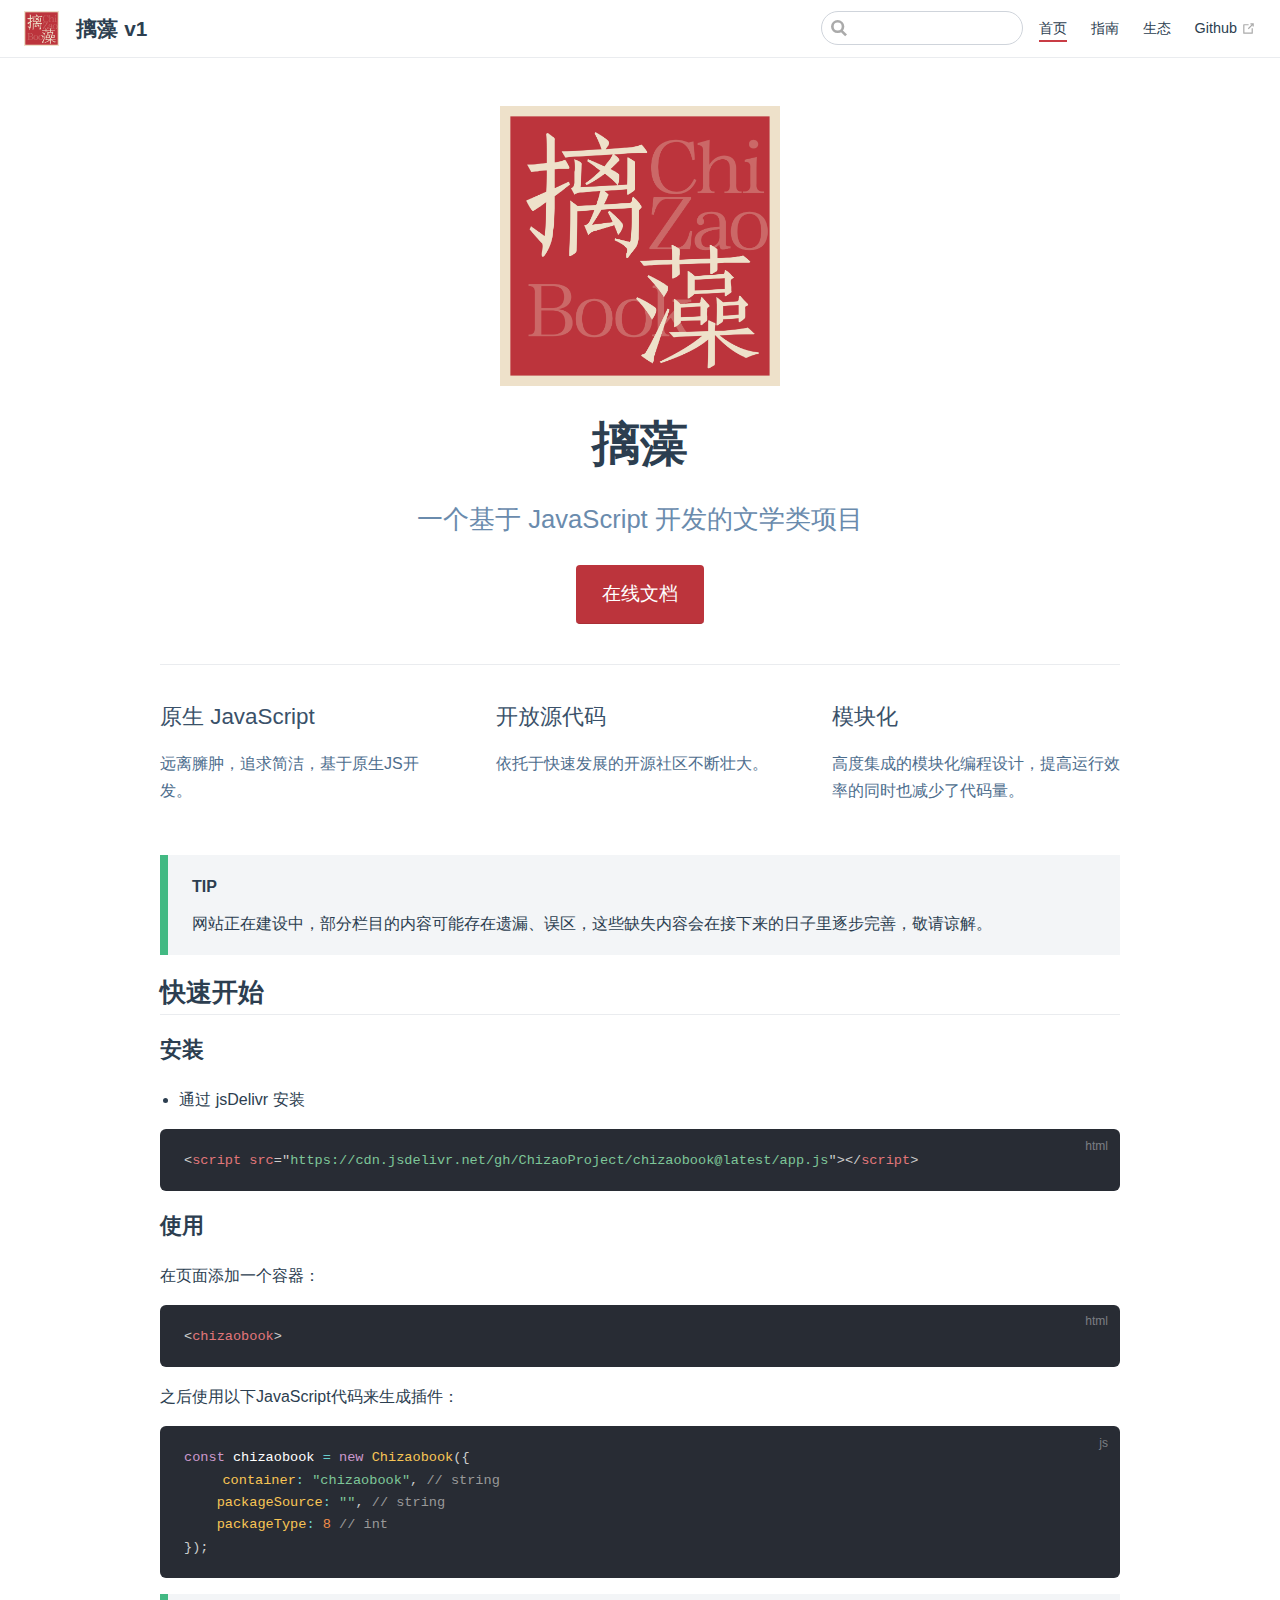
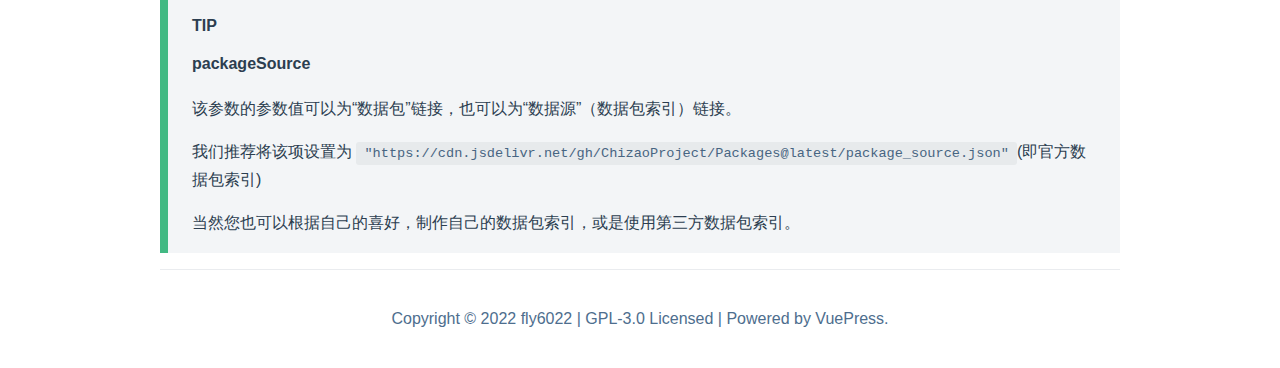
<file: index.html>
<!DOCTYPE html>
<html lang="en-US">
  <head>
    <meta charset="utf-8">
    <meta name="viewport" content="width=device-width,initial-scale=1">
    <title>摛藻 v1</title>
    <meta name="generator" content="VuePress 1.9.7">
    
    <meta name="description" content="一个基于 JavaScript 开发的文学类项目">
    
    <link rel="preload" href="/assets/css/0.styles.8d1cbfb1.css" as="style"><link rel="preload" href="/assets/js/app.e6177e18.js" as="script"><link rel="preload" href="/assets/js/2.2defd20b.js" as="script"><link rel="preload" href="/assets/js/7.0ffc46aa.js" as="script"><link rel="prefetch" href="/assets/js/3.7796d6ca.js"><link rel="prefetch" href="/assets/js/4.26f73e91.js"><link rel="prefetch" href="/assets/js/5.5dcec586.js"><link rel="prefetch" href="/assets/js/6.f2a96706.js"><link rel="prefetch" href="/assets/js/8.41c10bd4.js">
    <link rel="stylesheet" href="/assets/css/0.styles.8d1cbfb1.css">
  </head>
  <body>
    <div id="app" data-server-rendered="true"><div class="theme-container no-sidebar"><header class="navbar"><div class="sidebar-button"><svg xmlns="http://www.w3.org/2000/svg" aria-hidden="true" role="img" viewBox="0 0 448 512" class="icon"><path fill="currentColor" d="M436 124H12c-6.627 0-12-5.373-12-12V80c0-6.627 5.373-12 12-12h424c6.627 0 12 5.373 12 12v32c0 6.627-5.373 12-12 12zm0 160H12c-6.627 0-12-5.373-12-12v-32c0-6.627 5.373-12 12-12h424c6.627 0 12 5.373 12 12v32c0 6.627-5.373 12-12 12zm0 160H12c-6.627 0-12-5.373-12-12v-32c0-6.627 5.373-12 12-12h424c6.627 0 12 5.373 12 12v32c0 6.627-5.373 12-12 12z"></path></svg></div> <a href="/" aria-current="page" class="home-link router-link-exact-active router-link-active"><img src="/images/logo.png" alt="摛藻 v1" class="logo"> <span class="site-name can-hide">摛藻 v1</span></a> <div class="links"><div class="search-box"><input aria-label="Search" autocomplete="off" spellcheck="false" value=""> <!----></div> <nav class="nav-links can-hide"><div class="nav-item"><a href="/" aria-current="page" class="nav-link router-link-exact-active router-link-active">
  首页
</a></div><div class="nav-item"><a href="/guide/" class="nav-link">
  指南
</a></div><div class="nav-item"><a href="/ecosystem/" class="nav-link">
  生态
</a></div><div class="nav-item"><a href="https://github.com/ChizaoProject" target="_blank" rel="noopener noreferrer" class="nav-link external">
  Github
  <span><svg xmlns="http://www.w3.org/2000/svg" aria-hidden="true" focusable="false" x="0px" y="0px" viewBox="0 0 100 100" width="15" height="15" class="icon outbound"><path fill="currentColor" d="M18.8,85.1h56l0,0c2.2,0,4-1.8,4-4v-32h-8v28h-48v-48h28v-8h-32l0,0c-2.2,0-4,1.8-4,4v56C14.8,83.3,16.6,85.1,18.8,85.1z"></path> <polygon fill="currentColor" points="45.7,48.7 51.3,54.3 77.2,28.5 77.2,37.2 85.2,37.2 85.2,14.9 62.8,14.9 62.8,22.9 71.5,22.9"></polygon></svg> <span class="sr-only">(opens new window)</span></span></a></div> <!----></nav></div></header> <div class="sidebar-mask"></div> <aside class="sidebar"><nav class="nav-links"><div class="nav-item"><a href="/" aria-current="page" class="nav-link router-link-exact-active router-link-active">
  首页
</a></div><div class="nav-item"><a href="/guide/" class="nav-link">
  指南
</a></div><div class="nav-item"><a href="/ecosystem/" class="nav-link">
  生态
</a></div><div class="nav-item"><a href="https://github.com/ChizaoProject" target="_blank" rel="noopener noreferrer" class="nav-link external">
  Github
  <span><svg xmlns="http://www.w3.org/2000/svg" aria-hidden="true" focusable="false" x="0px" y="0px" viewBox="0 0 100 100" width="15" height="15" class="icon outbound"><path fill="currentColor" d="M18.8,85.1h56l0,0c2.2,0,4-1.8,4-4v-32h-8v28h-48v-48h28v-8h-32l0,0c-2.2,0-4,1.8-4,4v56C14.8,83.3,16.6,85.1,18.8,85.1z"></path> <polygon fill="currentColor" points="45.7,48.7 51.3,54.3 77.2,28.5 77.2,37.2 85.2,37.2 85.2,14.9 62.8,14.9 62.8,22.9 71.5,22.9"></polygon></svg> <span class="sr-only">(opens new window)</span></span></a></div> <!----></nav>  <ul class="sidebar-links"><li><section class="sidebar-group depth-0"><p class="sidebar-heading open"><span>Home</span> <!----></p> <ul class="sidebar-links sidebar-group-items"><li><a href="/#快速开始" class="sidebar-link">快速开始</a><ul class="sidebar-sub-headers"><li class="sidebar-sub-header"><a href="/#安装" class="sidebar-link">安装</a></li><li class="sidebar-sub-header"><a href="/#使用" class="sidebar-link">使用</a></li></ul></li></ul></section></li></ul> </aside> <main aria-labelledby="main-title" class="home"><header class="hero"><img src="/images/avatar.png" alt="hero"> <h1 id="main-title">
      摛藻
    </h1> <p class="description">
      一个基于 JavaScript 开发的文学类项目
    </p> <p class="action"><a href="/guide/" class="nav-link action-button">
  在线文档
</a></p></header> <div class="features"><div class="feature"><h2>原生 JavaScript</h2> <p>远离臃肿，追求简洁，基于原生JS开发。</p></div><div class="feature"><h2>开放源代码</h2> <p>依托于快速发展的开源社区不断壮大。</p></div><div class="feature"><h2>模块化</h2> <p>高度集成的模块化编程设计，提高运行效率的同时也减少了代码量。</p></div></div> <div class="theme-default-content custom content__default"><div class="custom-block tip"><p class="custom-block-title">TIP</p> <p>网站正在建设中，部分栏目的内容可能存在遗漏、误区，这些缺失内容会在接下来的日子里逐步完善，敬请谅解。</p></div> <h2 id="快速开始"><a href="#快速开始" class="header-anchor">#</a> 快速开始</h2> <h3 id="安装"><a href="#安装" class="header-anchor">#</a> 安装</h3> <ul><li>通过 jsDelivr 安装</li></ul> <div class="language-html extra-class"><pre class="language-html"><code><span class="token tag"><span class="token tag"><span class="token punctuation">&lt;</span>script</span> <span class="token attr-name">src</span><span class="token attr-value"><span class="token punctuation attr-equals">=</span><span class="token punctuation">&quot;</span>https://cdn.jsdelivr.net/gh/ChizaoProject/chizaobook@latest/app.js<span class="token punctuation">&quot;</span></span><span class="token punctuation">&gt;</span></span><span class="token script"></span><span class="token tag"><span class="token tag"><span class="token punctuation">&lt;/</span>script</span><span class="token punctuation">&gt;</span></span>
</code></pre></div><h3 id="使用"><a href="#使用" class="header-anchor">#</a> 使用</h3> <p>在页面添加一个容器：</p> <div class="language-html extra-class"><pre class="language-html"><code><span class="token tag"><span class="token tag"><span class="token punctuation">&lt;</span>chizaobook</span><span class="token punctuation">&gt;</span></span>
</code></pre></div><p>之后使用以下JavaScript代码来生成插件：</p> <div class="language-javascript extra-class"><pre class="language-javascript"><code><span class="token keyword">const</span> chizaobook <span class="token operator">=</span> <span class="token keyword">new</span> <span class="token class-name">Chizaobook</span><span class="token punctuation">(</span><span class="token punctuation">{</span>
	<span class="token literal-property property">container</span><span class="token operator">:</span> <span class="token string">&quot;chizaobook&quot;</span><span class="token punctuation">,</span> <span class="token comment">// string</span>
    <span class="token literal-property property">packageSource</span><span class="token operator">:</span> <span class="token string">&quot;&quot;</span><span class="token punctuation">,</span> <span class="token comment">// string</span>
    <span class="token literal-property property">packageType</span><span class="token operator">:</span> <span class="token number">8</span> <span class="token comment">// int</span>
<span class="token punctuation">}</span><span class="token punctuation">)</span><span class="token punctuation">;</span>
</code></pre></div><div class="custom-block tip"><p class="custom-block-title">TIP</p> <h4 id="packagesource"><a href="#packagesource" class="header-anchor">#</a> packageSource</h4> <p>该参数的参数值可以为“数据包”链接，也可以为“数据源”（数据包索引）链接。</p> <p>我们推荐将该项设置为 <code>&quot;https://cdn.jsdelivr.net/gh/ChizaoProject/Packages@latest/package_source.json&quot;</code>(即官方数据包索引)</p> <p>当然您也可以根据自己的喜好，制作自己的数据包索引，或是使用第三方数据包索引。</p></div></div> <div class="footer">
    Copyright © 2022 fly6022  | GPL-3.0 Licensed | Powered by VuePress.
  </div></main></div><div class="global-ui"></div></div>
    <script src="/assets/js/app.e6177e18.js" defer></script><script src="/assets/js/2.2defd20b.js" defer></script><script src="/assets/js/7.0ffc46aa.js" defer></script>
  </body>
</html>
</file>
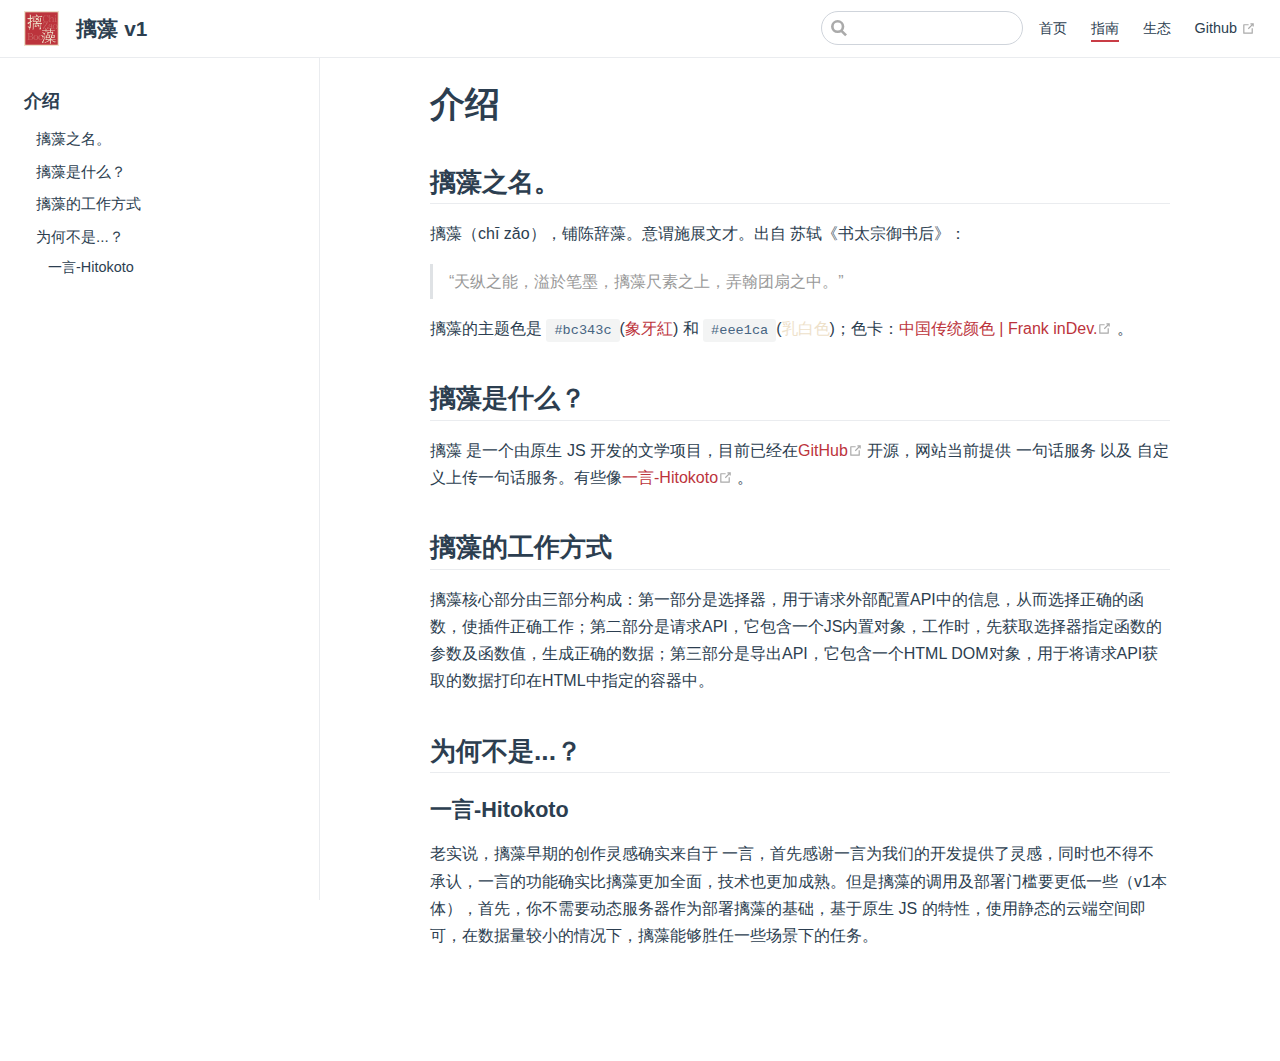
<file: guide/index.html>
<!DOCTYPE html>
<html lang="en-US">
  <head>
    <meta charset="utf-8">
    <meta name="viewport" content="width=device-width,initial-scale=1">
    <title>介绍 | 摛藻 v1</title>
    <meta name="generator" content="VuePress 1.9.7">
    
    <meta name="description" content="一个基于 JavaScript 开发的文学类项目">
    
    <link rel="preload" href="/assets/css/0.styles.8d1cbfb1.css" as="style"><link rel="preload" href="/assets/js/app.e6177e18.js" as="script"><link rel="preload" href="/assets/js/2.2defd20b.js" as="script"><link rel="preload" href="/assets/js/8.41c10bd4.js" as="script"><link rel="prefetch" href="/assets/js/3.7796d6ca.js"><link rel="prefetch" href="/assets/js/4.26f73e91.js"><link rel="prefetch" href="/assets/js/5.5dcec586.js"><link rel="prefetch" href="/assets/js/6.f2a96706.js"><link rel="prefetch" href="/assets/js/7.0ffc46aa.js">
    <link rel="stylesheet" href="/assets/css/0.styles.8d1cbfb1.css">
  </head>
  <body>
    <div id="app" data-server-rendered="true"><div class="theme-container"><header class="navbar"><div class="sidebar-button"><svg xmlns="http://www.w3.org/2000/svg" aria-hidden="true" role="img" viewBox="0 0 448 512" class="icon"><path fill="currentColor" d="M436 124H12c-6.627 0-12-5.373-12-12V80c0-6.627 5.373-12 12-12h424c6.627 0 12 5.373 12 12v32c0 6.627-5.373 12-12 12zm0 160H12c-6.627 0-12-5.373-12-12v-32c0-6.627 5.373-12 12-12h424c6.627 0 12 5.373 12 12v32c0 6.627-5.373 12-12 12zm0 160H12c-6.627 0-12-5.373-12-12v-32c0-6.627 5.373-12 12-12h424c6.627 0 12 5.373 12 12v32c0 6.627-5.373 12-12 12z"></path></svg></div> <a href="/" class="home-link router-link-active"><img src="/images/logo.png" alt="摛藻 v1" class="logo"> <span class="site-name can-hide">摛藻 v1</span></a> <div class="links"><div class="search-box"><input aria-label="Search" autocomplete="off" spellcheck="false" value=""> <!----></div> <nav class="nav-links can-hide"><div class="nav-item"><a href="/" class="nav-link">
  首页
</a></div><div class="nav-item"><a href="/guide/" aria-current="page" class="nav-link router-link-exact-active router-link-active">
  指南
</a></div><div class="nav-item"><a href="/ecosystem/" class="nav-link">
  生态
</a></div><div class="nav-item"><a href="https://github.com/ChizaoProject" target="_blank" rel="noopener noreferrer" class="nav-link external">
  Github
  <span><svg xmlns="http://www.w3.org/2000/svg" aria-hidden="true" focusable="false" x="0px" y="0px" viewBox="0 0 100 100" width="15" height="15" class="icon outbound"><path fill="currentColor" d="M18.8,85.1h56l0,0c2.2,0,4-1.8,4-4v-32h-8v28h-48v-48h28v-8h-32l0,0c-2.2,0-4,1.8-4,4v56C14.8,83.3,16.6,85.1,18.8,85.1z"></path> <polygon fill="currentColor" points="45.7,48.7 51.3,54.3 77.2,28.5 77.2,37.2 85.2,37.2 85.2,14.9 62.8,14.9 62.8,22.9 71.5,22.9"></polygon></svg> <span class="sr-only">(opens new window)</span></span></a></div> <!----></nav></div></header> <div class="sidebar-mask"></div> <aside class="sidebar"><nav class="nav-links"><div class="nav-item"><a href="/" class="nav-link">
  首页
</a></div><div class="nav-item"><a href="/guide/" aria-current="page" class="nav-link router-link-exact-active router-link-active">
  指南
</a></div><div class="nav-item"><a href="/ecosystem/" class="nav-link">
  生态
</a></div><div class="nav-item"><a href="https://github.com/ChizaoProject" target="_blank" rel="noopener noreferrer" class="nav-link external">
  Github
  <span><svg xmlns="http://www.w3.org/2000/svg" aria-hidden="true" focusable="false" x="0px" y="0px" viewBox="0 0 100 100" width="15" height="15" class="icon outbound"><path fill="currentColor" d="M18.8,85.1h56l0,0c2.2,0,4-1.8,4-4v-32h-8v28h-48v-48h28v-8h-32l0,0c-2.2,0-4,1.8-4,4v56C14.8,83.3,16.6,85.1,18.8,85.1z"></path> <polygon fill="currentColor" points="45.7,48.7 51.3,54.3 77.2,28.5 77.2,37.2 85.2,37.2 85.2,14.9 62.8,14.9 62.8,22.9 71.5,22.9"></polygon></svg> <span class="sr-only">(opens new window)</span></span></a></div> <!----></nav>  <ul class="sidebar-links"><li><section class="sidebar-group depth-0"><p class="sidebar-heading open"><span>介绍</span> <!----></p> <ul class="sidebar-links sidebar-group-items"><li><a href="/guide/#摛藻之名。" class="sidebar-link">摛藻之名。</a><ul class="sidebar-sub-headers"></ul></li><li><a href="/guide/#摛藻是什么" class="sidebar-link">摛藻是什么？</a><ul class="sidebar-sub-headers"></ul></li><li><a href="/guide/#摛藻的工作方式" class="sidebar-link">摛藻的工作方式</a><ul class="sidebar-sub-headers"></ul></li><li><a href="/guide/#为何不是" class="sidebar-link">为何不是...？</a><ul class="sidebar-sub-headers"><li class="sidebar-sub-header"><a href="/guide/#一言-hitokoto" class="sidebar-link">一言-Hitokoto</a></li></ul></li></ul></section></li></ul> </aside> <main class="page"> <div class="theme-default-content content__default"><h1 id="介绍"><a href="#介绍" class="header-anchor">#</a> 介绍</h1> <h2 id="摛藻之名。"><a href="#摛藻之名。" class="header-anchor">#</a> 摛藻之名。</h2> <p>摛藻（chī zǎo），铺陈辞藻。意谓施展文才。出自 苏轼《书太宗御书后》：</p> <blockquote><p>“天纵之能，溢於笔墨，摛藻尺素之上，弄翰团扇之中。”</p></blockquote> <p>摛藻的主题色是 <code>#bc343c</code>(<font color="#bc343c">象牙紅</font>) 和 <code>#eee1ca</code>(<font color="#eee1ca">乳白色</font>)；色卡：<a href="https://colors.honglin.eu.org/" target="_blank" rel="noopener noreferrer">中国传统颜色 | Frank inDev.<span><svg xmlns="http://www.w3.org/2000/svg" aria-hidden="true" focusable="false" x="0px" y="0px" viewBox="0 0 100 100" width="15" height="15" class="icon outbound"><path fill="currentColor" d="M18.8,85.1h56l0,0c2.2,0,4-1.8,4-4v-32h-8v28h-48v-48h28v-8h-32l0,0c-2.2,0-4,1.8-4,4v56C14.8,83.3,16.6,85.1,18.8,85.1z"></path> <polygon fill="currentColor" points="45.7,48.7 51.3,54.3 77.2,28.5 77.2,37.2 85.2,37.2 85.2,14.9 62.8,14.9 62.8,22.9 71.5,22.9"></polygon></svg> <span class="sr-only">(opens new window)</span></span></a>。</p> <h2 id="摛藻是什么"><a href="#摛藻是什么" class="header-anchor">#</a> 摛藻是什么？</h2> <p>摛藻 是一个由原生 JS 开发的文学项目，目前已经在<a href="https://github.com/ChizaoProject/chizaobook" target="_blank" rel="noopener noreferrer">GitHub<span><svg xmlns="http://www.w3.org/2000/svg" aria-hidden="true" focusable="false" x="0px" y="0px" viewBox="0 0 100 100" width="15" height="15" class="icon outbound"><path fill="currentColor" d="M18.8,85.1h56l0,0c2.2,0,4-1.8,4-4v-32h-8v28h-48v-48h28v-8h-32l0,0c-2.2,0-4,1.8-4,4v56C14.8,83.3,16.6,85.1,18.8,85.1z"></path> <polygon fill="currentColor" points="45.7,48.7 51.3,54.3 77.2,28.5 77.2,37.2 85.2,37.2 85.2,14.9 62.8,14.9 62.8,22.9 71.5,22.9"></polygon></svg> <span class="sr-only">(opens new window)</span></span></a>开源，网站当前提供 一句话服务 以及 自定义上传一句话服务。有些像<a href="https://hitokoto.cn/" target="_blank" rel="noopener noreferrer">一言-Hitokoto<span><svg xmlns="http://www.w3.org/2000/svg" aria-hidden="true" focusable="false" x="0px" y="0px" viewBox="0 0 100 100" width="15" height="15" class="icon outbound"><path fill="currentColor" d="M18.8,85.1h56l0,0c2.2,0,4-1.8,4-4v-32h-8v28h-48v-48h28v-8h-32l0,0c-2.2,0-4,1.8-4,4v56C14.8,83.3,16.6,85.1,18.8,85.1z"></path> <polygon fill="currentColor" points="45.7,48.7 51.3,54.3 77.2,28.5 77.2,37.2 85.2,37.2 85.2,14.9 62.8,14.9 62.8,22.9 71.5,22.9"></polygon></svg> <span class="sr-only">(opens new window)</span></span></a>。</p> <h2 id="摛藻的工作方式"><a href="#摛藻的工作方式" class="header-anchor">#</a> 摛藻的工作方式</h2> <p>摛藻核心部分由三部分构成：第一部分是选择器，用于请求外部配置API中的信息，从而选择正确的函数，使插件正确工作；第二部分是请求API，它包含一个JS内置对象，工作时，先获取选择器指定函数的参数及函数值，生成正确的数据；第三部分是导出API，它包含一个HTML DOM对象，用于将请求API获取的数据打印在HTML中指定的容器中。</p> <h2 id="为何不是"><a href="#为何不是" class="header-anchor">#</a> 为何不是...？</h2> <h3 id="一言-hitokoto"><a href="#一言-hitokoto" class="header-anchor">#</a> 一言-Hitokoto</h3> <p>老实说，摛藻早期的创作灵感确实来自于 一言，首先感谢一言为我们的开发提供了灵感，同时也不得不承认，一言的功能确实比摛藻更加全面，技术也更加成熟。但是摛藻的调用及部署门槛要更低一些（v1本体），首先，你不需要动态服务器作为部署摛藻的基础，基于原生 JS 的特性，使用静态的云端空间即可，在数据量较小的情况下，摛藻能够胜任一些场景下的任务。</p></div> <footer class="page-edit"><!----> <!----></footer> <!----> </main></div><div class="global-ui"></div></div>
    <script src="/assets/js/app.e6177e18.js" defer></script><script src="/assets/js/2.2defd20b.js" defer></script><script src="/assets/js/8.41c10bd4.js" defer></script>
  </body>
</html>
</file>
<file: assets/css/0.styles.8d1cbfb1.css>
code[class*=language-],pre[class*=language-]{color:#ccc;background:none;font-family:Consolas,Monaco,Andale Mono,Ubuntu Mono,monospace;font-size:1em;text-align:left;white-space:pre;word-spacing:normal;word-break:normal;word-wrap:normal;line-height:1.5;-moz-tab-size:4;-o-tab-size:4;tab-size:4;-webkit-hyphens:none;hyphens:none}pre[class*=language-]{padding:1em;margin:.5em 0;overflow:auto}:not(pre)>code[class*=language-],pre[class*=language-]{background:#2d2d2d}:not(pre)>code[class*=language-]{padding:.1em;border-radius:.3em;white-space:normal}.token.block-comment,.token.cdata,.token.comment,.token.doctype,.token.prolog{color:#999}.token.punctuation{color:#ccc}.token.attr-name,.token.deleted,.token.namespace,.token.tag{color:#e2777a}.token.function-name{color:#6196cc}.token.boolean,.token.function,.token.number{color:#f08d49}.token.class-name,.token.constant,.token.property,.token.symbol{color:#f8c555}.token.atrule,.token.builtin,.token.important,.token.keyword,.token.selector{color:#cc99cd}.token.attr-value,.token.char,.token.regex,.token.string,.token.variable{color:#7ec699}.token.entity,.token.operator,.token.url{color:#67cdcc}.token.bold,.token.important{font-weight:700}.token.italic{font-style:italic}.token.entity{cursor:help}.token.inserted{color:green}.theme-default-content code{color:#476582;padding:.25rem .5rem;margin:0;font-size:.85em;background-color:rgba(27,31,35,.05);border-radius:3px}.theme-default-content code .token.deleted{color:#ec5975}.theme-default-content code .token.inserted{color:#bc343c}.theme-default-content pre,.theme-default-content pre[class*=language-]{line-height:1.4;padding:1.25rem 1.5rem;margin:.85rem 0;background-color:#282c34;border-radius:6px;overflow:auto}.theme-default-content pre[class*=language-] code,.theme-default-content pre code{color:#fff;padding:0;background-color:transparent;border-radius:0}div[class*=language-]{position:relative;background-color:#282c34;border-radius:6px}div[class*=language-] .highlight-lines{-webkit-user-select:none;user-select:none;padding-top:1.3rem;position:absolute;top:0;left:0;width:100%;line-height:1.4}div[class*=language-] .highlight-lines .highlighted{background-color:rgba(0,0,0,.66)}div[class*=language-] pre,div[class*=language-] pre[class*=language-]{background:transparent;position:relative;z-index:1}div[class*=language-]:before{position:absolute;z-index:3;top:.8em;right:1em;font-size:.75rem;color:hsla(0,0%,100%,.4)}div[class*=language-]:not(.line-numbers-mode) .line-numbers-wrapper{display:none}div[class*=language-].line-numbers-mode .highlight-lines .highlighted{position:relative}div[class*=language-].line-numbers-mode .highlight-lines .highlighted:before{content:" ";position:absolute;z-index:3;left:0;top:0;display:block;width:3.5rem;height:100%;background-color:rgba(0,0,0,.66)}div[class*=language-].line-numbers-mode pre{padding-left:4.5rem;vertical-align:middle}div[class*=language-].line-numbers-mode .line-numbers-wrapper{position:absolute;top:0;width:3.5rem;text-align:center;color:hsla(0,0%,100%,.3);padding:1.25rem 0;line-height:1.4}div[class*=language-].line-numbers-mode .line-numbers-wrapper br{-webkit-user-select:none;user-select:none}div[class*=language-].line-numbers-mode .line-numbers-wrapper .line-number{position:relative;z-index:4;-webkit-user-select:none;user-select:none;font-size:.85em}div[class*=language-].line-numbers-mode:after{content:"";position:absolute;z-index:2;top:0;left:0;width:3.5rem;height:100%;border-radius:6px 0 0 6px;border-right:1px solid rgba(0,0,0,.66);background-color:#282c34}div[class~=language-js]:before{content:"js"}div[class~=language-ts]:before{content:"ts"}div[class~=language-html]:before{content:"html"}div[class~=language-md]:before{content:"md"}div[class~=language-vue]:before{content:"vue"}div[class~=language-css]:before{content:"css"}div[class~=language-sass]:before{content:"sass"}div[class~=language-scss]:before{content:"scss"}div[class~=language-less]:before{content:"less"}div[class~=language-stylus]:before{content:"stylus"}div[class~=language-go]:before{content:"go"}div[class~=language-java]:before{content:"java"}div[class~=language-c]:before{content:"c"}div[class~=language-sh]:before{content:"sh"}div[class~=language-yaml]:before{content:"yaml"}div[class~=language-py]:before{content:"py"}div[class~=language-docker]:before{content:"docker"}div[class~=language-dockerfile]:before{content:"dockerfile"}div[class~=language-makefile]:before{content:"makefile"}div[class~=language-javascript]:before{content:"js"}div[class~=language-typescript]:before{content:"ts"}div[class~=language-markup]:before{content:"html"}div[class~=language-markdown]:before{content:"md"}div[class~=language-json]:before{content:"json"}div[class~=language-ruby]:before{content:"rb"}div[class~=language-python]:before{content:"py"}div[class~=language-bash]:before{content:"sh"}div[class~=language-php]:before{content:"php"}.custom-block .custom-block-title{font-weight:600;margin-bottom:-.4rem}.custom-block.danger,.custom-block.tip,.custom-block.warning{padding:.1rem 1.5rem;border-left-width:.5rem;border-left-style:solid;margin:1rem 0}.custom-block.tip{background-color:#f3f5f7;border-color:#42b983}.custom-block.warning{background-color:rgba(255,229,100,.3);border-color:#e7c000;color:#6b5900}.custom-block.warning .custom-block-title{color:#b29400}.custom-block.warning a{color:#2c3e50}.custom-block.danger{background-color:#ffe6e6;border-color:#c00;color:#4d0000}.custom-block.danger .custom-block-title{color:#900}.custom-block.danger a{color:#2c3e50}.custom-block.details{display:block;position:relative;border-radius:2px;margin:1.6em 0;padding:1.6em;background-color:#eee}.custom-block.details h4{margin-top:0}.custom-block.details figure:last-child,.custom-block.details p:last-child{margin-bottom:0;padding-bottom:0}.custom-block.details summary{outline:none;cursor:pointer}.arrow{display:inline-block;width:0;height:0}.arrow.up{border-bottom:6px solid #ccc}.arrow.down,.arrow.up{border-left:4px solid transparent;border-right:4px solid transparent}.arrow.down{border-top:6px solid #ccc}.arrow.right{border-left:6px solid #ccc}.arrow.left,.arrow.right{border-top:4px solid transparent;border-bottom:4px solid transparent}.arrow.left{border-right:6px solid #ccc}.theme-default-content:not(.custom){max-width:740px;margin:0 auto;padding:2rem 2.5rem}@media (max-width:959px){.theme-default-content:not(.custom){padding:2rem}}@media (max-width:419px){.theme-default-content:not(.custom){padding:1.5rem}}.table-of-contents .badge{vertical-align:middle}body,html{padding:0;margin:0;background-color:#fff}body{font-family:-apple-system,BlinkMacSystemFont,Segoe UI,Roboto,Oxygen,Ubuntu,Cantarell,Fira Sans,Droid Sans,Helvetica Neue,sans-serif;-webkit-font-smoothing:antialiased;-moz-osx-font-smoothing:grayscale;font-size:16px;color:#2c3e50}.page{padding-left:20rem}.navbar{z-index:20;right:0;height:3.6rem;background-color:#fff;box-sizing:border-box;border-bottom:1px solid #eaecef}.navbar,.sidebar-mask{position:fixed;top:0;left:0}.sidebar-mask{z-index:9;width:100vw;height:100vh;display:none}.sidebar{font-size:16px;background-color:#fff;width:20rem;position:fixed;z-index:10;margin:0;top:3.6rem;left:0;bottom:0;box-sizing:border-box;border-right:1px solid #eaecef;overflow-y:auto}.theme-default-content:not(.custom)>:first-child{margin-top:3.6rem}.theme-default-content:not(.custom) a:hover{text-decoration:underline}.theme-default-content:not(.custom) p.demo{padding:1rem 1.5rem;border:1px solid #ddd;border-radius:4px}.theme-default-content:not(.custom) img{max-width:100%}.theme-default-content.custom{padding:0;margin:0}.theme-default-content.custom img{max-width:100%}a{font-weight:500;text-decoration:none}a,p a code{color:#bc343c}p a code{font-weight:400}kbd{background:#eee;border:.15rem solid #ddd;border-bottom:.25rem solid #ddd;border-radius:.15rem;padding:0 .15em}blockquote{font-size:1rem;color:#999;border-left:.2rem solid #dfe2e5;margin:1rem 0;padding:.25rem 0 .25rem 1rem}blockquote>p{margin:0}ol,ul{padding-left:1.2em}strong{font-weight:600}h1,h2,h3,h4,h5,h6{font-weight:600;line-height:1.25}.theme-default-content:not(.custom)>h1,.theme-default-content:not(.custom)>h2,.theme-default-content:not(.custom)>h3,.theme-default-content:not(.custom)>h4,.theme-default-content:not(.custom)>h5,.theme-default-content:not(.custom)>h6{margin-top:-3.1rem;padding-top:4.6rem;margin-bottom:0}.theme-default-content:not(.custom)>h1:first-child,.theme-default-content:not(.custom)>h2:first-child,.theme-default-content:not(.custom)>h3:first-child,.theme-default-content:not(.custom)>h4:first-child,.theme-default-content:not(.custom)>h5:first-child,.theme-default-content:not(.custom)>h6:first-child{margin-top:-1.5rem;margin-bottom:1rem}.theme-default-content:not(.custom)>h1:first-child+.custom-block,.theme-default-content:not(.custom)>h1:first-child+p,.theme-default-content:not(.custom)>h1:first-child+pre,.theme-default-content:not(.custom)>h2:first-child+.custom-block,.theme-default-content:not(.custom)>h2:first-child+p,.theme-default-content:not(.custom)>h2:first-child+pre,.theme-default-content:not(.custom)>h3:first-child+.custom-block,.theme-default-content:not(.custom)>h3:first-child+p,.theme-default-content:not(.custom)>h3:first-child+pre,.theme-default-content:not(.custom)>h4:first-child+.custom-block,.theme-default-content:not(.custom)>h4:first-child+p,.theme-default-content:not(.custom)>h4:first-child+pre,.theme-default-content:not(.custom)>h5:first-child+.custom-block,.theme-default-content:not(.custom)>h5:first-child+p,.theme-default-content:not(.custom)>h5:first-child+pre,.theme-default-content:not(.custom)>h6:first-child+.custom-block,.theme-default-content:not(.custom)>h6:first-child+p,.theme-default-content:not(.custom)>h6:first-child+pre{margin-top:2rem}h1:focus .header-anchor,h1:hover .header-anchor,h2:focus .header-anchor,h2:hover .header-anchor,h3:focus .header-anchor,h3:hover .header-anchor,h4:focus .header-anchor,h4:hover .header-anchor,h5:focus .header-anchor,h5:hover .header-anchor,h6:focus .header-anchor,h6:hover .header-anchor{opacity:1}h1{font-size:2.2rem}h2{font-size:1.65rem;padding-bottom:.3rem;border-bottom:1px solid #eaecef}h3{font-size:1.35rem}a.header-anchor{font-size:.85em;float:left;margin-left:-.87em;padding-right:.23em;margin-top:.125em;opacity:0}a.header-anchor:focus,a.header-anchor:hover{text-decoration:none}.line-number,code,kbd{font-family:source-code-pro,Menlo,Monaco,Consolas,Courier New,monospace}ol,p,ul{line-height:1.7}hr{border:0;border-top:1px solid #eaecef}table{border-collapse:collapse;margin:1rem 0;display:block;overflow-x:auto}tr{border-top:1px solid #dfe2e5}tr:nth-child(2n){background-color:#f6f8fa}td,th{border:1px solid #dfe2e5;padding:.6em 1em}.theme-container.sidebar-open .sidebar-mask{display:block}.theme-container.no-navbar .theme-default-content:not(.custom)>h1,.theme-container.no-navbar h2,.theme-container.no-navbar h3,.theme-container.no-navbar h4,.theme-container.no-navbar h5,.theme-container.no-navbar h6{margin-top:1.5rem;padding-top:0}.theme-container.no-navbar .sidebar{top:0}@media (min-width:720px){.theme-container.no-sidebar .sidebar{display:none}.theme-container.no-sidebar .page{padding-left:0}}@media (max-width:959px){.sidebar{font-size:15px;width:16.4rem}.page{padding-left:16.4rem}}@media (max-width:719px){.sidebar{top:0;padding-top:3.6rem;transform:translateX(-100%);transition:transform .2s ease}.page{padding-left:0}.theme-container.sidebar-open .sidebar{transform:translateX(0)}.theme-container.no-navbar .sidebar{padding-top:0}}@media (max-width:419px){h1{font-size:1.9rem}.theme-default-content div[class*=language-]{margin:.85rem -1.5rem;border-radius:0}}#nprogress{pointer-events:none}#nprogress .bar{background:#bc343c;position:fixed;z-index:1031;top:0;left:0;width:100%;height:2px}#nprogress .peg{display:block;position:absolute;right:0;width:100px;height:100%;box-shadow:0 0 10px #bc343c,0 0 5px #bc343c;opacity:1;transform:rotate(3deg) translateY(-4px)}#nprogress .spinner{display:block;position:fixed;z-index:1031;top:15px;right:15px}#nprogress .spinner-icon{width:18px;height:18px;box-sizing:border-box;border-color:#bc343c transparent transparent #bc343c;border-style:solid;border-width:2px;border-radius:50%;-webkit-animation:nprogress-spinner .4s linear infinite;animation:nprogress-spinner .4s linear infinite}.nprogress-custom-parent{overflow:hidden;position:relative}.nprogress-custom-parent #nprogress .bar,.nprogress-custom-parent #nprogress .spinner{position:absolute}@-webkit-keyframes nprogress-spinner{0%{transform:rotate(0deg)}to{transform:rotate(1turn)}}@keyframes nprogress-spinner{0%{transform:rotate(0deg)}to{transform:rotate(1turn)}}.icon.outbound{color:#aaa;display:inline-block;vertical-align:middle;position:relative;top:-1px}.sr-only{position:absolute;width:1px;height:1px;padding:0;margin:-1px;overflow:hidden;clip:rect(0,0,0,0);white-space:nowrap;border-width:0}.home{padding:3.6rem 2rem 0;max-width:960px;margin:0 auto;display:block}.home .hero{text-align:center}.home .hero img{max-width:100%;max-height:280px;display:block;margin:3rem auto 1.5rem}.home .hero h1{font-size:3rem}.home .hero .action,.home .hero .description,.home .hero h1{margin:1.8rem auto}.home .hero .description{max-width:35rem;font-size:1.6rem;line-height:1.3;color:#6a8bad}.home .hero .action-button{display:inline-block;font-size:1.2rem;color:#fff;background-color:#bc343c;padding:.8rem 1.6rem;border-radius:4px;transition:background-color .1s ease;box-sizing:border-box;border-bottom:1px solid #a92f36}.home .hero .action-button:hover{background-color:#ca4149}.home .features{border-top:1px solid #eaecef;padding:1.2rem 0;margin-top:2.5rem;display:flex;flex-wrap:wrap;align-items:flex-start;align-content:stretch;justify-content:space-between}.home .feature{flex-grow:1;flex-basis:30%;max-width:30%}.home .feature h2{font-size:1.4rem;font-weight:500;border-bottom:none;padding-bottom:0;color:#3a5169}.home .feature p{color:#4e6e8e}.home .footer{padding:2.5rem;border-top:1px solid #eaecef;text-align:center;color:#4e6e8e}@media (max-width:719px){.home .features{flex-direction:column}.home .feature{max-width:100%;padding:0 2.5rem}}@media (max-width:419px){.home{padding-left:1.5rem;padding-right:1.5rem}.home .hero img{max-height:210px;margin:2rem auto 1.2rem}.home .hero h1{font-size:2rem}.home .hero .action,.home .hero .description,.home .hero h1{margin:1.2rem auto}.home .hero .description{font-size:1.2rem}.home .hero .action-button{font-size:1rem;padding:.6rem 1.2rem}.home .feature h2{font-size:1.25rem}}.search-box{display:inline-block;position:relative;margin-right:1rem}.search-box input{cursor:text;width:10rem;height:2rem;color:#4e6e8e;display:inline-block;border:1px solid #cfd4db;border-radius:2rem;font-size:.9rem;line-height:2rem;padding:0 .5rem 0 2rem;outline:none;transition:all .2s ease;background:#fff url(/assets/img/search.83621669.svg) .6rem .5rem no-repeat;background-size:1rem}.search-box input:focus{cursor:auto;border-color:#bc343c}.search-box .suggestions{background:#fff;width:20rem;position:absolute;top:2rem;border:1px solid #cfd4db;border-radius:6px;padding:.4rem;list-style-type:none}.search-box .suggestions.align-right{right:0}.search-box .suggestion{line-height:1.4;padding:.4rem .6rem;border-radius:4px;cursor:pointer}.search-box .suggestion a{white-space:normal;color:#5d82a6}.search-box .suggestion a .page-title{font-weight:600}.search-box .suggestion a .header{font-size:.9em;margin-left:.25em}.search-box .suggestion.focused{background-color:#f3f4f5}.search-box .suggestion.focused a{color:#bc343c}@media (max-width:959px){.search-box input{cursor:pointer;width:0;border-color:transparent;position:relative}.search-box input:focus{cursor:text;left:0;width:10rem}}@media (-ms-high-contrast:none){.search-box input{height:2rem}}@media (max-width:959px) and (min-width:719px){.search-box .suggestions{left:0}}@media (max-width:719px){.search-box{margin-right:0}.search-box input{left:1rem}.search-box .suggestions{right:0}}@media (max-width:419px){.search-box .suggestions{width:calc(100vw - 4rem)}.search-box input:focus{width:8rem}}.sidebar-button{cursor:pointer;display:none;width:1.25rem;height:1.25rem;position:absolute;padding:.6rem;top:.6rem;left:1rem}.sidebar-button .icon{display:block;width:1.25rem;height:1.25rem}@media (max-width:719px){.sidebar-button{display:block}}.dropdown-enter,.dropdown-leave-to{height:0!important}.dropdown-wrapper{cursor:pointer}.dropdown-wrapper .dropdown-title,.dropdown-wrapper .mobile-dropdown-title{display:block;font-size:.9rem;font-family:inherit;cursor:inherit;padding:inherit;line-height:1.4rem;background:transparent;border:none;font-weight:500;color:#2c3e50}.dropdown-wrapper .dropdown-title:hover,.dropdown-wrapper .mobile-dropdown-title:hover{border-color:transparent}.dropdown-wrapper .dropdown-title .arrow,.dropdown-wrapper .mobile-dropdown-title .arrow{vertical-align:middle;margin-top:-1px;margin-left:.4rem}.dropdown-wrapper .mobile-dropdown-title{display:none;font-weight:600}.dropdown-wrapper .mobile-dropdown-title font-size inherit:hover{color:#bc343c}.dropdown-wrapper .nav-dropdown .dropdown-item{color:inherit;line-height:1.7rem}.dropdown-wrapper .nav-dropdown .dropdown-item h4{margin:.45rem 0 0;border-top:1px solid #eee;padding:1rem 1.5rem .45rem 1.25rem}.dropdown-wrapper .nav-dropdown .dropdown-item .dropdown-subitem-wrapper{padding:0;list-style:none}.dropdown-wrapper .nav-dropdown .dropdown-item .dropdown-subitem-wrapper .dropdown-subitem{font-size:.9em}.dropdown-wrapper .nav-dropdown .dropdown-item a{display:block;line-height:1.7rem;position:relative;border-bottom:none;font-weight:400;margin-bottom:0;padding:0 1.5rem 0 1.25rem}.dropdown-wrapper .nav-dropdown .dropdown-item a.router-link-active,.dropdown-wrapper .nav-dropdown .dropdown-item a:hover{color:#bc343c}.dropdown-wrapper .nav-dropdown .dropdown-item a.router-link-active:after{content:"";width:0;height:0;border-left:5px solid #bc343c;border-top:3px solid transparent;border-bottom:3px solid transparent;position:absolute;top:calc(50% - 2px);left:9px}.dropdown-wrapper .nav-dropdown .dropdown-item:first-child h4{margin-top:0;padding-top:0;border-top:0}@media (max-width:719px){.dropdown-wrapper.open .dropdown-title{margin-bottom:.5rem}.dropdown-wrapper .dropdown-title{display:none}.dropdown-wrapper .mobile-dropdown-title{display:block}.dropdown-wrapper .nav-dropdown{transition:height .1s ease-out;overflow:hidden}.dropdown-wrapper .nav-dropdown .dropdown-item h4{border-top:0;margin-top:0;padding-top:0}.dropdown-wrapper .nav-dropdown .dropdown-item>a,.dropdown-wrapper .nav-dropdown .dropdown-item h4{font-size:15px;line-height:2rem}.dropdown-wrapper .nav-dropdown .dropdown-item .dropdown-subitem{font-size:14px;padding-left:1rem}}@media (min-width:719px){.dropdown-wrapper{height:1.8rem}.dropdown-wrapper.open .nav-dropdown,.dropdown-wrapper:hover .nav-dropdown{display:block!important}.dropdown-wrapper.open:blur{display:none}.dropdown-wrapper .nav-dropdown{display:none;height:auto!important;box-sizing:border-box;max-height:calc(100vh - 2.7rem);overflow-y:auto;position:absolute;top:100%;right:0;background-color:#fff;padding:.6rem 0;border:1px solid;border-color:#ddd #ddd #ccc;text-align:left;border-radius:.25rem;white-space:nowrap;margin:0}}.nav-links{display:inline-block}.nav-links a{line-height:1.4rem;color:inherit}.nav-links a.router-link-active,.nav-links a:hover{color:#bc343c}.nav-links .nav-item{position:relative;display:inline-block;margin-left:1.5rem;line-height:2rem}.nav-links .nav-item:first-child{margin-left:0}.nav-links .repo-link{margin-left:1.5rem}@media (max-width:719px){.nav-links .nav-item,.nav-links .repo-link{margin-left:0}}@media (min-width:719px){.nav-links a.router-link-active,.nav-links a:hover{color:#2c3e50}.nav-item>a:not(.external).router-link-active,.nav-item>a:not(.external):hover{margin-bottom:-2px;border-bottom:2px solid #c93c45}}.navbar{padding:.7rem 1.5rem;line-height:2.2rem}.navbar a,.navbar img,.navbar span{display:inline-block}.navbar .logo{height:2.2rem;min-width:2.2rem;margin-right:.8rem;vertical-align:top}.navbar .site-name{font-size:1.3rem;font-weight:600;color:#2c3e50;position:relative}.navbar .links{padding-left:1.5rem;box-sizing:border-box;background-color:#fff;white-space:nowrap;font-size:.9rem;position:absolute;right:1.5rem;top:.7rem;display:flex}.navbar .links .search-box{flex:0 0 auto;vertical-align:top}@media (max-width:719px){.navbar{padding-left:4rem}.navbar .can-hide{display:none}.navbar .links{padding-left:1.5rem}.navbar .site-name{width:calc(100vw - 9.4rem);overflow:hidden;white-space:nowrap;text-overflow:ellipsis}}.page-edit{max-width:740px;margin:0 auto;padding:2rem 2.5rem}@media (max-width:959px){.page-edit{padding:2rem}}@media (max-width:419px){.page-edit{padding:1.5rem}}.page-edit{padding-top:1rem;padding-bottom:1rem;overflow:auto}.page-edit .edit-link{display:inline-block}.page-edit .edit-link a{color:#4e6e8e;margin-right:.25rem}.page-edit .last-updated{float:right;font-size:.9em}.page-edit .last-updated .prefix{font-weight:500;color:#4e6e8e}.page-edit .last-updated .time{font-weight:400;color:#767676}@media (max-width:719px){.page-edit .edit-link{margin-bottom:.5rem}.page-edit .last-updated{font-size:.8em;float:none;text-align:left}}.page-nav{max-width:740px;margin:0 auto;padding:2rem 2.5rem}@media (max-width:959px){.page-nav{padding:2rem}}@media (max-width:419px){.page-nav{padding:1.5rem}}.page-nav{padding-top:1rem;padding-bottom:0}.page-nav .inner{min-height:2rem;margin-top:0;border-top:1px solid #eaecef;padding-top:1rem;overflow:auto}.page-nav .next{float:right}.page{padding-bottom:2rem;display:block}.sidebar-group .sidebar-group{padding-left:.5em}.sidebar-group:not(.collapsable) .sidebar-heading:not(.clickable){cursor:auto;color:inherit}.sidebar-group.is-sub-group{padding-left:0}.sidebar-group.is-sub-group>.sidebar-heading{font-size:.95em;line-height:1.4;font-weight:400;padding-left:2rem}.sidebar-group.is-sub-group>.sidebar-heading:not(.clickable){opacity:.5}.sidebar-group.is-sub-group>.sidebar-group-items{padding-left:1rem}.sidebar-group.is-sub-group>.sidebar-group-items>li>.sidebar-link{font-size:.95em;border-left:none}.sidebar-group.depth-2>.sidebar-heading{border-left:none}.sidebar-heading{color:#2c3e50;transition:color .15s ease;cursor:pointer;font-size:1.1em;font-weight:700;padding:.35rem 1.5rem .35rem 1.25rem;width:100%;box-sizing:border-box;margin:0;border-left:.25rem solid transparent}.sidebar-heading.open,.sidebar-heading:hover{color:inherit}.sidebar-heading .arrow{position:relative;top:-.12em;left:.5em}.sidebar-heading.clickable.active{font-weight:600;color:#bc343c;border-left-color:#bc343c}.sidebar-heading.clickable:hover{color:#bc343c}.sidebar-group-items{transition:height .1s ease-out;font-size:.95em;overflow:hidden}.sidebar .sidebar-sub-headers{padding-left:1rem;font-size:.95em}a.sidebar-link{font-size:1em;font-weight:400;display:inline-block;color:#2c3e50;border-left:.25rem solid transparent;padding:.35rem 1rem .35rem 1.25rem;line-height:1.4;width:100%;box-sizing:border-box}a.sidebar-link:hover{color:#bc343c}a.sidebar-link.active{font-weight:600;color:#bc343c;border-left-color:#bc343c}.sidebar-group a.sidebar-link{padding-left:2rem}.sidebar-sub-headers a.sidebar-link{padding-top:.25rem;padding-bottom:.25rem;border-left:none}.sidebar-sub-headers a.sidebar-link.active{font-weight:500}.sidebar ul{padding:0;margin:0;list-style-type:none}.sidebar a{display:inline-block}.sidebar .nav-links{display:none;border-bottom:1px solid #eaecef;padding:.5rem 0 .75rem}.sidebar .nav-links a{font-weight:600}.sidebar .nav-links .nav-item,.sidebar .nav-links .repo-link{display:block;line-height:1.25rem;font-size:1.1em;padding:.5rem 0 .5rem 1.5rem}.sidebar>.sidebar-links{padding:1.5rem 0}.sidebar>.sidebar-links>li>a.sidebar-link{font-size:1.1em;line-height:1.7;font-weight:700}.sidebar>.sidebar-links>li:not(:first-child){margin-top:.75rem}@media (max-width:719px){.sidebar .nav-links{display:block}.sidebar .nav-links .dropdown-wrapper .nav-dropdown .dropdown-item a.router-link-active:after{top:calc(1rem - 2px)}.sidebar>.sidebar-links{padding:1rem 0}}.badge[data-v-15b7b770]{display:inline-block;font-size:14px;height:18px;line-height:18px;border-radius:3px;padding:0 6px;color:#fff}.badge.green[data-v-15b7b770],.badge.tip[data-v-15b7b770],.badge[data-v-15b7b770]{background-color:#42b983}.badge.error[data-v-15b7b770]{background-color:#da5961}.badge.warn[data-v-15b7b770],.badge.warning[data-v-15b7b770],.badge.yellow[data-v-15b7b770]{background-color:#e7c000}.badge+.badge[data-v-15b7b770]{margin-left:5px}.theme-code-block[data-v-759a7d02]{display:none}.theme-code-block__active[data-v-759a7d02]{display:block}.theme-code-block>pre[data-v-759a7d02]{background-color:orange}.theme-code-group__nav[data-v-deefee04]{margin-bottom:-35px;background-color:#282c34;padding-bottom:22px;border-top-left-radius:6px;border-top-right-radius:6px;padding-left:10px;padding-top:10px}.theme-code-group__ul[data-v-deefee04]{margin:auto 0;padding-left:0;display:inline-flex;list-style:none}.theme-code-group__nav-tab[data-v-deefee04]{border:0;padding:5px;cursor:pointer;background-color:transparent;font-size:.85em;line-height:1.4;color:hsla(0,0%,100%,.9);font-weight:600}.theme-code-group__nav-tab-active[data-v-deefee04]{border-bottom:1px solid #42b983}.pre-blank[data-v-deefee04]{color:#42b983}
</file>
